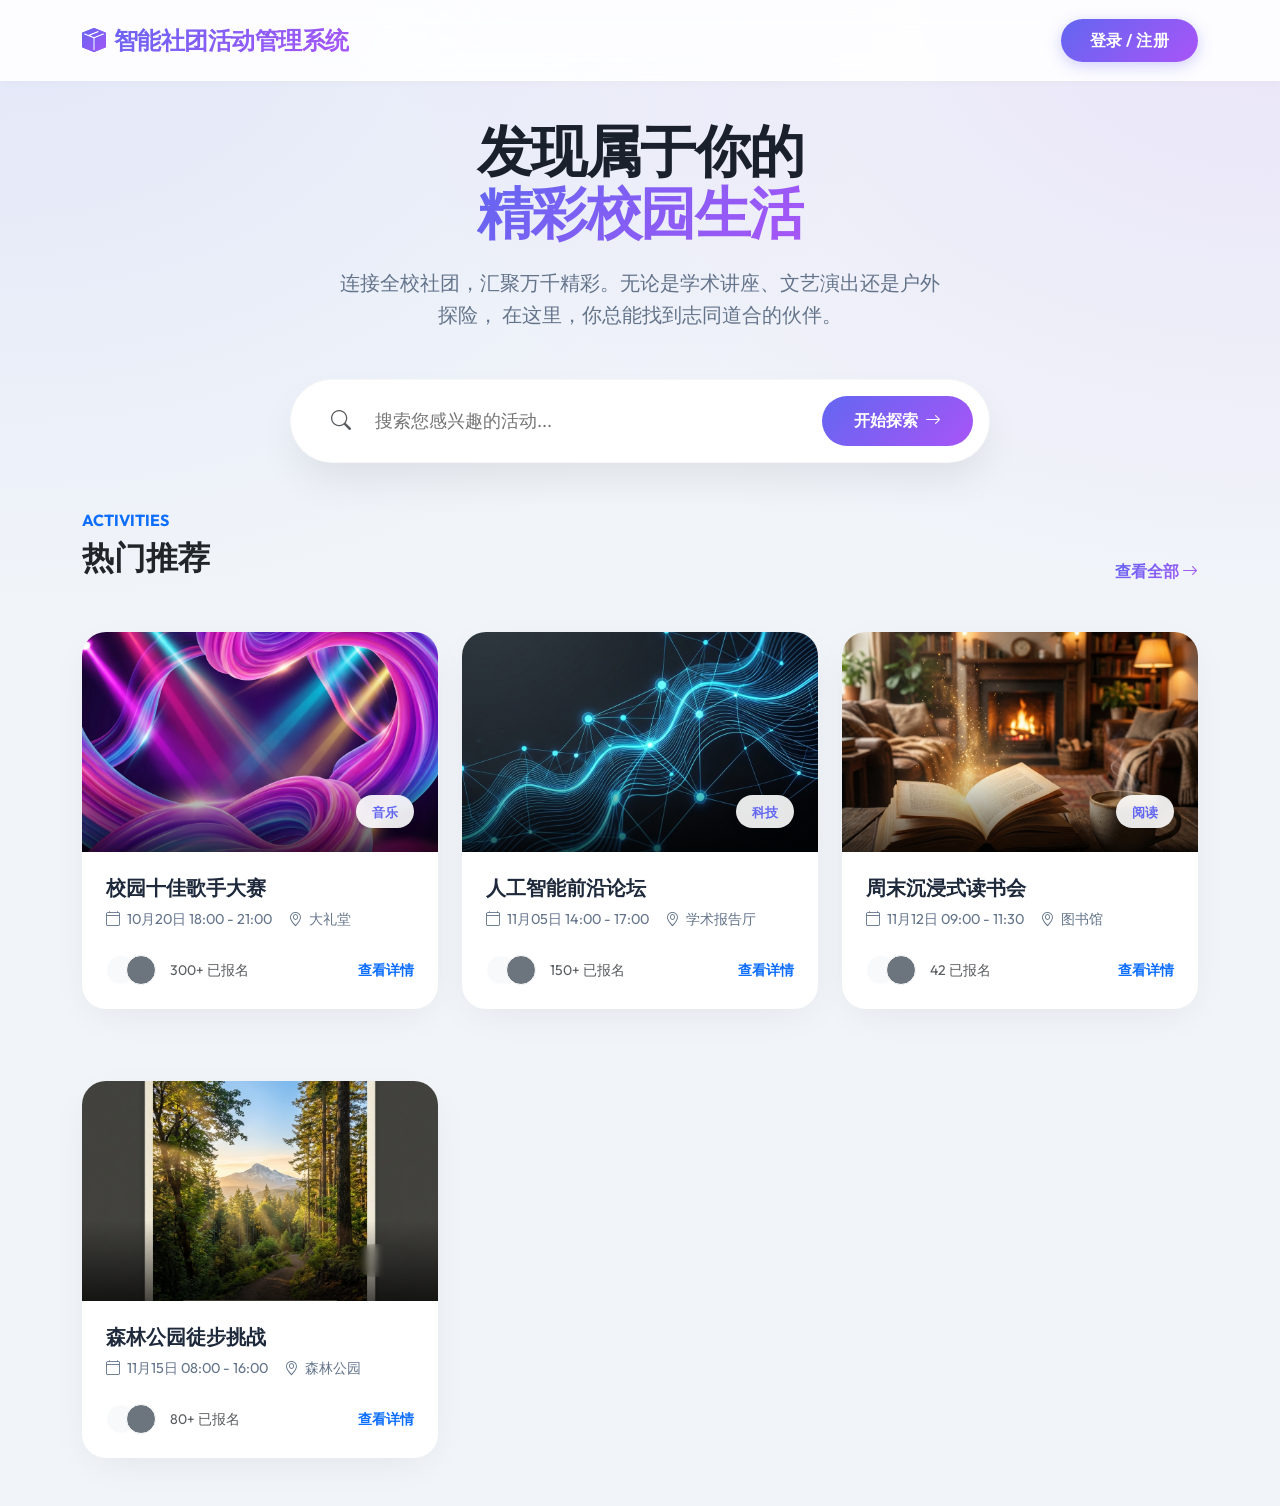
<file: index.html>
<!DOCTYPE html>
<html lang="zh-CN">
<head>
    <meta charset="UTF-8">
    <meta name="viewport" content="width=device-width, initial-scale=1.0">
    <title>首页 - 智能社团活动管理系统</title>
    <link href="https://cdn.jsdelivr.net/npm/bootstrap@5.3.0/dist/css/bootstrap.min.css" rel="stylesheet">
    <link rel="stylesheet" href="https://cdn.jsdelivr.net/npm/bootstrap-icons@1.10.5/font/bootstrap-icons.css">
    <link href="css/style.css" rel="stylesheet">
</head>
<body>

    <!-- Premium Navbar -->
    <nav class="navbar navbar-expand-lg fixed-top">
        <div class="container">
            <a class="navbar-brand" href="index.html">
                <i class="bi bi-box-seam-fill me-2 text-gradient"></i>智能社团活动管理系统
            </a>
            <button class="navbar-toggler border-0" type="button" data-bs-toggle="collapse" data-bs-target="#navbarNav">
                <span class="navbar-toggler-icon"></span>
            </button>
            <div class="collapse navbar-collapse justify-content-end" id="navbarNav">
                <ul class="navbar-nav align-items-center gap-3" id="navAuthSection">
                    <!-- Content will be injected by JS -->
                    <li class="nav-item ms-2">
                        <a class="btn btn-primary-gradient rounded-pill" href="login.html">登录 / 注册</a>
                    </li>
                </ul>
            </div>
        </div>
    </nav>

    <!-- Hero Section -->
    <header class="hero-section">
        <div class="container">
            <h1 class="hero-title">
                发现属于你的 <br>
                <span>精彩校园生活</span>
            </h1>
            <p class="hero-subtitle">
                连接全校社团，汇聚万千精彩。无论是学术讲座、文艺演出还是户外探险，
                在这里，你总能找到志同道合的伙伴。
            </p>

            <!-- Premium Search -->
            <form class="premium-search-container" onsubmit="handleSearch(event)">
                <span class="ps-4 text-muted"><i class="bi bi-search fs-5"></i></span>
                <input type="text" class="premium-search-input" placeholder="搜索您感兴趣的活动...">
                <button type="submit" class="premium-search-btn">
                    开始探索 <i class="bi bi-arrow-right ms-1"></i>
                </button>
            </form>
        </div>
    </header>

    <!-- Main Content -->
    <div class="container pb-5">
        <div class="d-flex justify-content-between align-items-end mb-5">
            <div>
                <h6 class="text-uppercase text-primary fw-bold letter-spacing-2 mb-2">Activities</h6>
                <h2 class="fw-bold fs-2 text-dark">热门推荐</h2>
            </div>
            <a href="#" class="text-decoration-none fw-bold text-gradient">查看全部 <i class="bi bi-arrow-right"></i></a>
        </div>

        <div class="row row-cols-1 row-cols-md-2 row-cols-lg-3 g-4 row-gap-5">
            <!-- Premium Card 1 -->
            <div class="col">
                <a href="activity.html?id=music" class="text-decoration-none">
                    <div class="card-premium">
                        <div class="card-img-wrapper">
                            <img src="images/activity_music.png" alt="Cover">
                            <div class="card-overlay">
                                <span class="card-tag">音乐</span>
                            </div>
                        </div>
                        <div class="card-body">
                            <h3 class="premium-title">校园十佳歌手大赛</h3>
                            <div class="premium-info">
                                <span><i class="bi bi-calendar4 me-1"></i> 10月20日 18:00 - 21:00</span>
                                <span><i class="bi bi-geo-alt me-1"></i> 大礼堂</span>
                            </div>
                            <div class="d-flex align-items-center justify-content-between mt-4">
                                <div class="d-flex align-items-center">
                                    <div class="bg-light rounded-circle p-1 border border-white position-relative" style="width:30px;height:30px; margin-right: -10px;"></div>
                                    <div class="bg-secondary rounded-circle p-1 border border-white position-relative" style="width:30px;height:30px; margin-right: -10px;"></div>
                                    <small class="ms-4 text-muted text-xs">300+ 已报名</small>
                                </div>
                                <span class="text-primary fw-bold small">查看详情</span>
                            </div>
                        </div>
                    </div>
                </a>
            </div>

            <!-- Premium Card 2 -->
            <div class="col">
                <a href="activity.html?id=tech" class="text-decoration-none">
                    <div class="card-premium">
                        <div class="card-img-wrapper">
                            <img src="images/activity_tech.png" alt="Cover">
                            <div class="card-overlay">
                                <span class="card-tag">科技</span>
                            </div>
                        </div>
                        <div class="card-body">
                            <h3 class="premium-title">人工智能前沿论坛</h3>
                            <div class="premium-info">
                                <span><i class="bi bi-calendar4 me-1"></i> 11月05日 14:00 - 17:00</span>
                                <span><i class="bi bi-geo-alt me-1"></i> 学术报告厅</span>
                            </div>
                            <div class="d-flex align-items-center justify-content-between mt-4">
                                <div class="d-flex align-items-center">
                                    <div class="bg-light rounded-circle p-1 border border-white position-relative" style="width:30px;height:30px; margin-right: -10px;"></div>
                                    <div class="bg-secondary rounded-circle p-1 border border-white position-relative" style="width:30px;height:30px; margin-right: -10px;"></div>
                                    <small class="ms-4 text-muted text-xs">150+ 已报名</small>
                                </div>
                                <span class="text-primary fw-bold small">查看详情</span>
                            </div>
                        </div>
                    </div>
                </a>
            </div>

            <!-- Premium Card 3 -->
            <div class="col">
                <a href="activity.html?id=reading" class="text-decoration-none">
                    <div class="card-premium">
                        <div class="card-img-wrapper">
                            <img src="images/activity_reading.png" alt="Cover">
                             <div class="card-overlay">
                                <span class="card-tag">阅读</span>
                            </div>
                        </div>
                        <div class="card-body">
                            <h3 class="premium-title">周末沉浸式读书会</h3>
                            <div class="premium-info">
                                <span><i class="bi bi-calendar4 me-1"></i> 11月12日 09:00 - 11:30</span>
                                <span><i class="bi bi-geo-alt me-1"></i> 图书馆</span>
                            </div>
                            <div class="d-flex align-items-center justify-content-between mt-4">
                                <div class="d-flex align-items-center">
                                    <div class="bg-light rounded-circle p-1 border border-white position-relative" style="width:30px;height:30px; margin-right: -10px;"></div>
                                    <div class="bg-secondary rounded-circle p-1 border border-white position-relative" style="width:30px;height:30px; margin-right: -10px;"></div>
                                    <small class="ms-4 text-muted text-xs">42 已报名</small>
                                </div>
                                <span class="text-primary fw-bold small">查看详情</span>
                            </div>
                        </div>
                    </div>
                </a>
            </div>
             <!-- Premium Card 4 -->
             <div class="col">
                <a href="activity.html?id=outdoor" class="text-decoration-none">
                    <div class="card-premium">
                        <div class="card-img-wrapper">
                            <img src="images/activity_outdoor.png" alt="Cover">
                             <div class="card-overlay">
                                <span class="card-tag">户外</span>
                            </div>
                        </div>
                        <div class="card-body">
                            <h3 class="premium-title">森林公园徒步挑战</h3>
                            <div class="premium-info">
                                <span><i class="bi bi-calendar4 me-1"></i> 11月15日 08:00 - 16:00</span>
                                <span><i class="bi bi-geo-alt me-1"></i> 森林公园</span>
                            </div>
                            <div class="d-flex align-items-center justify-content-between mt-4">
                                <div class="d-flex align-items-center">
                                    <div class="bg-light rounded-circle p-1 border border-white position-relative" style="width:30px;height:30px; margin-right: -10px;"></div>
                                    <div class="bg-secondary rounded-circle p-1 border border-white position-relative" style="width:30px;height:30px; margin-right: -10px;"></div>
                                    <small class="ms-4 text-muted text-xs">80+ 已报名</small>
                                </div>
                                <span class="text-primary fw-bold small">查看详情</span>
                            </div>
                        </div>
                    </div>
                </a>
            </div>
        </div>
    </div>

    <!-- Toast Container -->
    <div class="toast-container" id="toastContainer"></div>

    <script src="https://cdn.jsdelivr.net/npm/bootstrap@5.3.0/dist/js/bootstrap.bundle.min.js"></script>
    <script src="js/app.js"></script>
    <script>
        document.addEventListener('DOMContentLoaded', () => {
            const isLoggedIn = localStorage.getItem('isLoggedIn') === 'true';
            const username = localStorage.getItem('username') || 'Student';
            const navAuthSection = document.getElementById('navAuthSection');

            if (isLoggedIn) {
                navAuthSection.innerHTML = `
                    <div class="dropdown">
                        <a class="d-flex align-items-center text-decoration-none dropdown-toggle text-dark fw-bold" href="#" data-bs-toggle="dropdown">
                            <img src="https://placehold.co/100x100" class="rounded-circle border border-2 border-primary me-2" width="36" height="36" alt="Avatar">
                            <span>${username}</span>
                        </a>
                        <ul class="dropdown-menu dropdown-menu-end border-0 shadow-lg rounded-4 mt-2">
                            <li><a class="dropdown-item py-2" href="profile.html"><i class="bi bi-person me-2 text-muted"></i>个人中心</a></li>
                            <li><hr class="dropdown-divider"></li>
                            <li><a class="dropdown-item py-2 text-danger" href="#" onclick="handleLogout(event)"><i class="bi bi-box-arrow-right me-2"></i>退出登录</a></li>
                        </ul>
                    </div>
                `;
            }
        });

        function handleLogout(e) {
            e.preventDefault();
            localStorage.removeItem('isLoggedIn');
            localStorage.removeItem('username');
            window.location.reload();
        }

        function handleSearch(e) {
            e.preventDefault();
            showToast("正在搜索精彩活动...", "info");
        }
    </script>
</body>
</html>
</file>
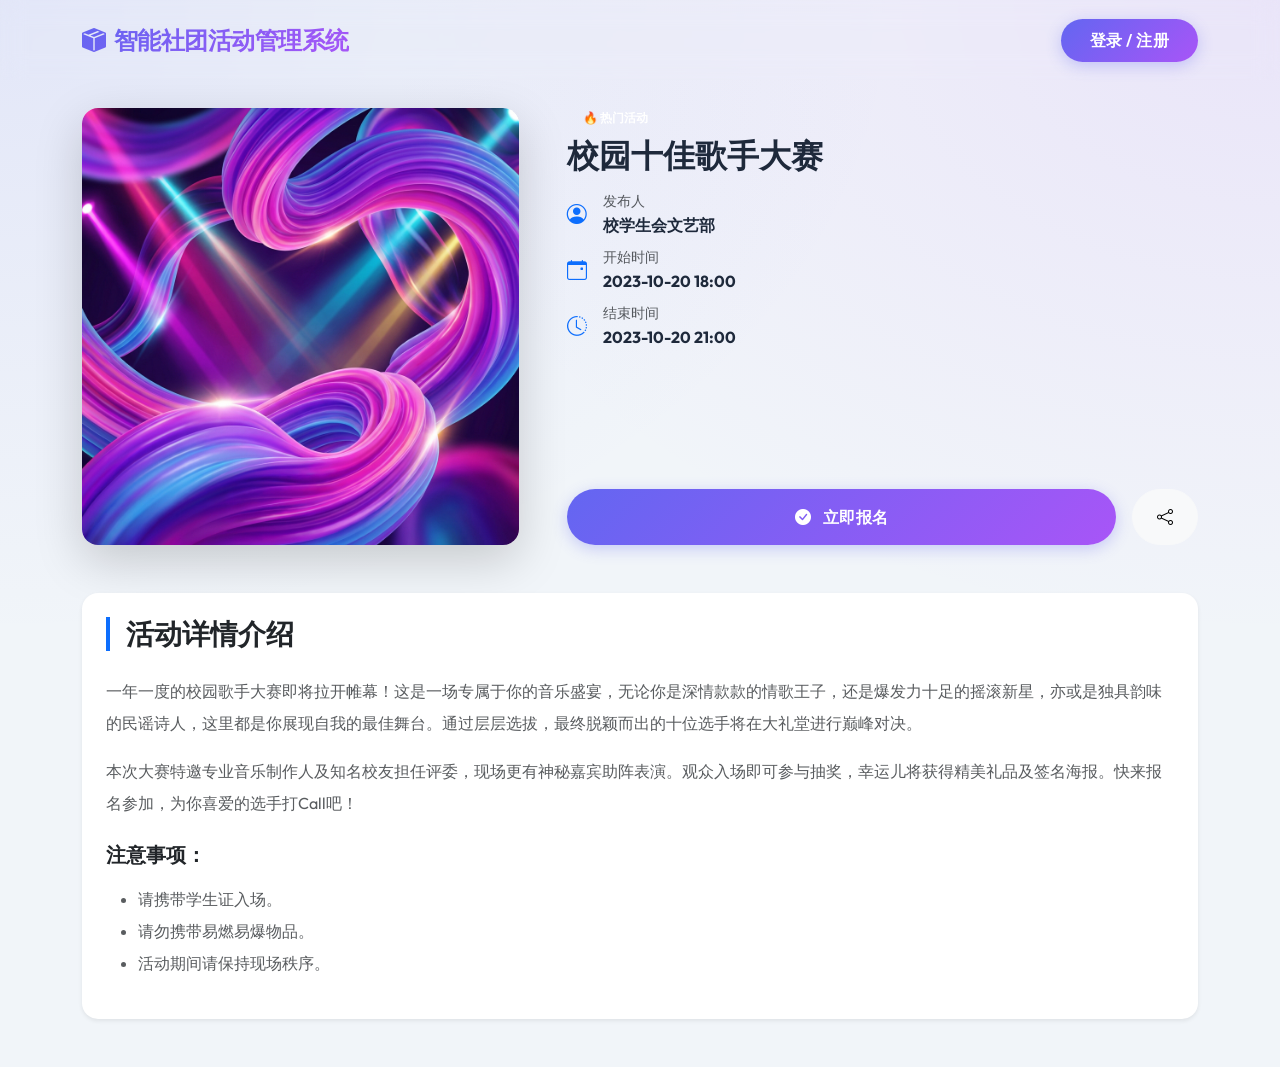
<file: activity.html>
<!DOCTYPE html>
<html lang="zh-CN">
<head>
    <meta charset="UTF-8">
    <meta name="viewport" content="width=device-width, initial-scale=1.0">
    <title>活动详情 - 智能社团活动管理系统</title>
    <link href="https://cdn.jsdelivr.net/npm/bootstrap@5.3.0/dist/css/bootstrap.min.css" rel="stylesheet">
    <link rel="stylesheet" href="https://cdn.jsdelivr.net/npm/bootstrap-icons@1.10.5/font/bootstrap-icons.css">
    <link href="css/style.css" rel="stylesheet">
    <style>
        .immersive-header {
            height: 400px;
            position: relative;
            background: url('images/activity_music.png') center/cover;
            border-bottom-left-radius: 2rem;
            border-bottom-right-radius: 2rem;
            margin-bottom: -100px;
        }
        
        .immersive-header::before {
            content: '';
            position: absolute;
            inset: 0;
            background: linear-gradient(to bottom, rgba(0,0,0,0.3), rgba(0,0,0,0.7));
            border-bottom-left-radius: 2rem;
            border-bottom-right-radius: 2rem;
        }

        .header-content {
            position: relative;
            z-index: 2;
            padding-top: 15rem;
        }

        .booking-card {
            background: white;
            border-radius: 2rem;
            padding: 2rem;
            box-shadow: 0 20px 40px rgba(0,0,0,0.1);
        }
    </style>
</head>
<body>

    <!-- 透明导航栏实现沉浸式效果 -->
    <nav class="navbar navbar-expand-lg fixed-top" style="background: transparent !important; border:none; box-shadow:none;">
        <div class="container">
            <a class="navbar-brand text-white" href="index.html">
                <i class="bi bi-box-seam-fill me-2"></i>智能社团活动管理系统
            </a>
            <div class="collapse navbar-collapse justify-content-end" id="navbarNav">
                <ul class="navbar-nav align-items-center gap-3" id="navAuthSection">
                    <li class="nav-item">
                        <a class="btn btn-primary-gradient rounded-pill" href="login.html">登录 / 注册</a>
                    </li>
                </ul>
            </div>
        </div>
    </nav>

    <!-- 主要内容区域 -->
    <div class="container py-5" style="margin-top: 60px;">
        <!-- 顶部区域：海报和信息 -->
        <div class="row g-5 mb-5">
            <!-- 左侧：海报 -->
            <div class="col-md-5">
                <div class="card border-0 shadow-lg rounded-4 overflow-hidden">
                    <img src="images/activity_music.png" class="img-fluid w-100" alt="活动海报" style="object-fit: cover; height: 100%;">
                </div>
            </div>
            
            <!-- 右侧：信息 -->
            <div class="col-md-7">
                <div class="h-100 d-flex flex-column justify-content-center">
                    <span class="badge bg-primary-gradient w-auto align-self-start mb-2 px-3 py-1 rounded-pill">🔥 热门活动</span>
                    <h1 class="fs-2 fw-bold mb-3" id="activityTitle">校园十佳歌手大赛</h1>
                    
                    <div class="mb-4" id="activityInfo">
                        <div class="d-flex align-items-center mb-2">
                            <i class="bi bi-person-circle fs-5 text-primary me-3"></i>
                            <div>
                                <small class="text-muted d-block small">发布人</small>
                                <span class="fw-bold">校学生会文艺部</span>
                            </div>
                        </div>
                        <div class="d-flex align-items-center mb-2">
                            <i class="bi bi-calendar-event fs-5 text-primary me-3"></i>
                            <div>
                                <small class="text-muted d-block small">开始时间</small>
                                <span class="fw-bold">2023-10-20 18:00</span>
                            </div>
                        </div>
                        <div class="d-flex align-items-center mb-2">
                            <i class="bi bi-clock-history fs-5 text-primary me-3"></i>
                            <div>
                                <small class="text-muted d-block small">结束时间</small>
                                <span class="fw-bold">2023-10-20 21:00</span>
                            </div>
                        </div>
                    </div>

                    <div class="d-flex gap-3 mt-auto">
                        <button class="btn btn-primary-gradient flex-grow-1 rounded-pill py-3 fw-bold" onclick="joinActivity()">
                            <i class="bi bi-check-circle-fill me-2"></i> 立即报名
                        </button>
                        <button class="btn btn-light rounded-pill px-4" onclick="shareActivity()">
                            <i class="bi bi-share"></i>
                        </button>
                    </div>
                </div>
            </div>
        </div>

        <!-- 底部区域：详情 -->
        <div class="row">
            <div class="col-12">
                <div class="card border-0 shadow-sm rounded-4">
                    <div class="card-body p-4">
                        <h3 class="fw-bold mb-4 border-start border-4 border-primary ps-3">活动详情介绍</h3>
                        <div class="text-muted lh-lg">
                            <p>一年一度的校园歌手大赛即将拉开帷幕！这是一场专属于你的音乐盛宴，无论你是深情款款的情歌王子，还是爆发力十足的摇滚新星，亦或是独具韵味的民谣诗人，这里都是你展现自我的最佳舞台。通过层层选拔，最终脱颖而出的十位选手将在大礼堂进行巅峰对决。</p>
                            <p>本次大赛特邀专业音乐制作人及知名校友担任评委，现场更有神秘嘉宾助阵表演。观众入场即可参与抽奖，幸运儿将获得精美礼品及签名海报。快来报名参加，为你喜爱的选手打Call吧！</p>
                            <div class="mt-4">
                                <h5 class="fw-bold text-dark mb-3">注意事项：</h5>
                                <ul>
                                    <li>请携带学生证入场。</li>
                                    <li>请勿携带易燃易爆物品。</li>
                                    <li>活动期间请保持现场秩序。</li>
                                </ul>
                            </div>
                        </div>
                    </div>
                </div>
            </div>
        </div>
    </div>

    <!-- 提示容器 -->
    <div class="toast-container" id="toastContainer"></div>

    <script src="https://cdn.jsdelivr.net/npm/bootstrap@5.3.0/dist/js/bootstrap.bundle.min.js"></script>
    <script src="js/app.js"></script>
    <script>
        document.addEventListener('DOMContentLoaded', () => {
            const params = new URLSearchParams(window.location.search);
            const id = params.get('id') || 'music'; // 默认为音乐活动
            const data = activities[id];

            if (data) {
                // 如需更新标签可在此处修改（可选，暂时保留"热门"标签）
                // document.getElementById('activityTag').innerText = data.tag; 
                
                
                document.getElementById('activityTitle').innerText = data.title;
                document.querySelector('img[alt="Activity Poster"]').src = data.poster;
                
                // 信息区域
                const infoContainer = document.getElementById('activityInfo');
                infoContainer.innerHTML = `
                    <div class="d-flex align-items-center mb-2">
                        <i class="bi bi-person-circle fs-5 text-primary me-3"></i>
                        <div>
                            <small class="text-muted d-block small">发布人</small>
                            <span class="fw-bold">${data.publisher}</span>
                        </div>
                    </div>
                    <div class="d-flex align-items-center mb-2">
                        <i class="bi bi-calendar-event fs-5 text-primary me-3"></i>
                        <div>
                            <small class="text-muted d-block small">日期</small>
                            <span class="fw-bold">${data.date}</span>
                        </div>
                    </div>
                    <div class="d-flex align-items-center mb-2">
                        <i class="bi bi-clock-history fs-5 text-primary me-3"></i>
                        <div>
                            <small class="text-muted d-block small">时间</small>
                            <span class="fw-bold">${data.time}</span>
                        </div>
                    </div>
                     <div class="d-flex align-items-center mb-2">
                        <i class="bi bi-geo-alt fs-5 text-primary me-3"></i>
                        <div>
                            <small class="text-muted d-block small">地点</small>
                            <span class="fw-bold">${data.location}</span>
                        </div>
                    </div>
                `;

                // 活动描述
                document.querySelector('.text-muted.lh-lg').innerHTML = `
                    <p>${data.description}</p>
                    <p>${data.details}</p>
                    <div class="mt-4">
                        <h5 class="fw-bold text-dark mb-3">注意事项：</h5>
                        <ul>
                            <li>请携带学生证入场。</li>
                            <li>请勿携带易燃易爆物品。</li>
                            <li>活动期间请保持现场秩序。</li>
                        </ul>
                    </div>
                `;
            }

            // 导航栏登录状态逻辑
            const isLoggedIn = localStorage.getItem('isLoggedIn') === 'true';
            const username = localStorage.getItem('username') || '学生';
            const navAuthSection = document.getElementById('navAuthSection');

            if (isLoggedIn && navAuthSection) {
                navAuthSection.innerHTML = `
                    <div class="dropdown">
                        <a class="d-flex align-items-center text-decoration-none dropdown-toggle text-white fw-bold" href="#" data-bs-toggle="dropdown">
                            <img src="https://placehold.co/100x100" class="rounded-circle border border-2 border-primary me-2" width="36" height="36" alt="用户头像">
                            <span>${username}</span>
                        </a>
                        <ul class="dropdown-menu dropdown-menu-end border-0 shadow-lg rounded-4 mt-2">
                            <li><a class="dropdown-item py-2" href="profile.html"><i class="bi bi-person me-2 text-muted"></i>个人中心</a></li>
                            <li><hr class="dropdown-divider"></li>
                            <li><a class="dropdown-item py-2 text-danger" href="#" onclick="handleLogout(event)"><i class="bi bi-box-arrow-right me-2"></i>退出登录</a></li>
                        </ul>
                    </div>
                `;
            }
        });

        function handleLogout(e) {
            e.preventDefault();
            localStorage.removeItem('isLoggedIn');
            localStorage.removeItem('username');
            window.location.reload();
        }

        function joinActivity() {
             const params = new URLSearchParams(window.location.search);
             const id = params.get('id') || 'music';
             showToast(`已报名参加：${activities[id].title}`, "success");
        }
        
        function shareActivity() {
            const url = window.location.href;
            if (navigator.clipboard && window.isSecureContext) {
                navigator.clipboard.writeText(url).then(() => {
                    showToast("链接已复制到剪贴板！", "info");
                }).catch(() => {
                    showToast("复制失败，请手动复制链接", "error");
                });
            } else {
                // 非HTTPS或旧版浏览器的备用方案
                const textarea = document.createElement('textarea');
                textarea.value = url;
                textarea.style.position = 'fixed';
                textarea.style.opacity = '0';
                document.body.appendChild(textarea);
                textarea.focus();
                textarea.select();
                try {
                    document.execCommand('copy');
                    showToast("链接已复制到剪贴板！", "info");
                } catch (e) {
                    showToast("复制失败，请手动复制链接", "error");
                }
                document.body.removeChild(textarea);
            }
        }
    </script>
</body>
</html>
</file>
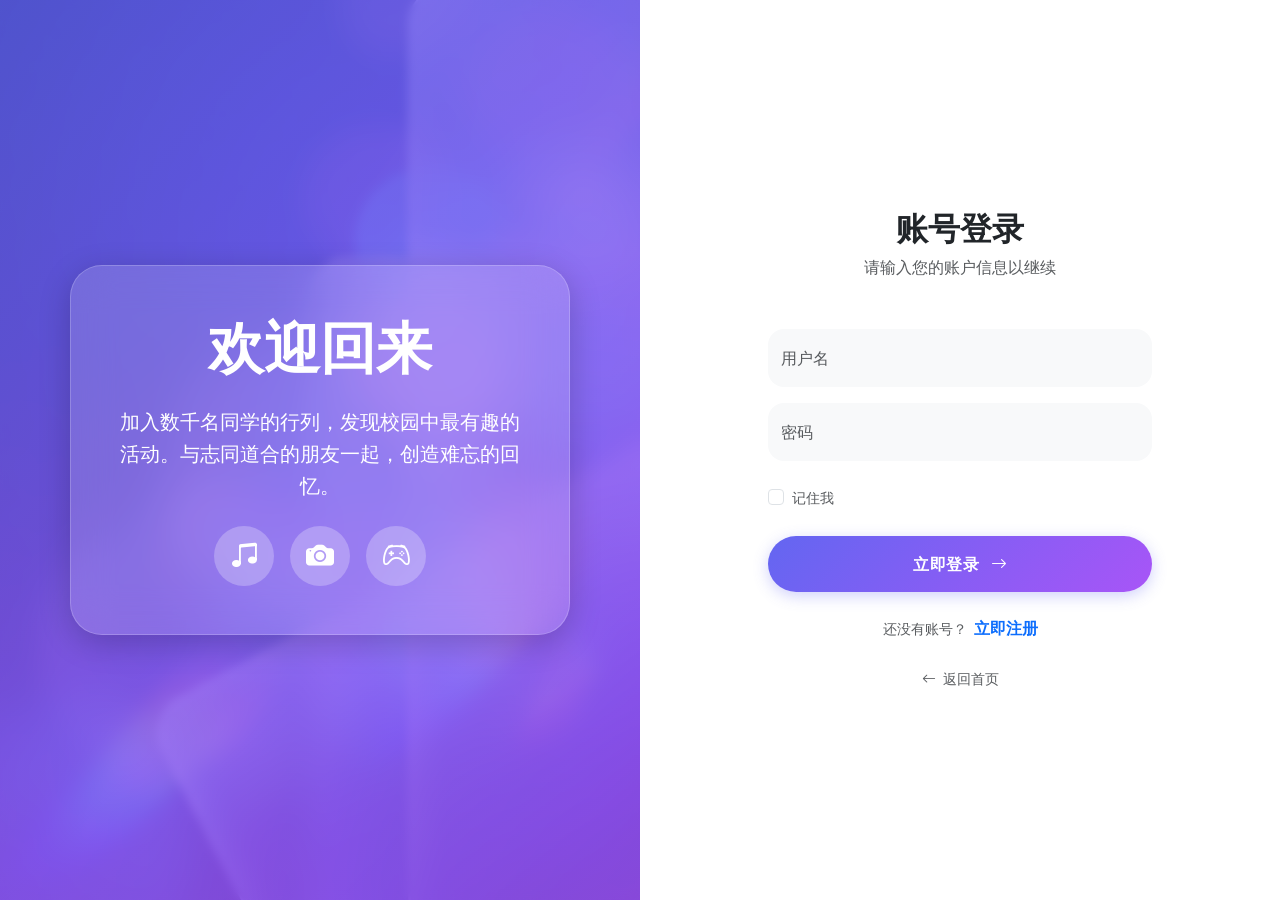
<file: login.html>
<!DOCTYPE html>
<html lang="zh-CN">
<head>
    <meta charset="UTF-8">
    <meta name="viewport" content="width=device-width, initial-scale=1.0">
    <title>登录 - 智能社团活动管理系统</title>
    <link href="https://cdn.jsdelivr.net/npm/bootstrap@5.3.0/dist/css/bootstrap.min.css" rel="stylesheet">
    <link rel="stylesheet" href="https://cdn.jsdelivr.net/npm/bootstrap-icons@1.10.5/font/bootstrap-icons.css">
    <link href="css/style.css" rel="stylesheet">
</head>
<body>

    <div class="container-fluid p-0">
        <div class="auth-premium-layout">
            <!-- 左侧：视觉区域 -->
            <div class="auth-sidebar-premium d-none d-lg-flex">
                <div class="glass-card text-center">
                    <h2 class="display-4 fw-bold mb-4">欢迎回来</h2>
                    <p class="lead mb-4">加入数千名同学的行列，发现校园中最有趣的活动。与志同道合的朋友一起，创造难忘的回忆。</p>
                    <div class="d-flex justify-content-center gap-3">
                        <div class="bg-white bg-opacity-25 rounded-circle circle-icon">
                            <i class="bi bi-music-note-beamed fs-3"></i>
                        </div>
                        <div class="bg-white bg-opacity-25 rounded-circle circle-icon">
                            <i class="bi bi-camera-fill fs-3"></i>
                        </div>
                        <div class="bg-white bg-opacity-25 rounded-circle circle-icon">
                            <i class="bi bi-controller fs-3"></i>
                        </div>
                    </div>
                </div>
            </div>

            <!-- 右侧：表单区域 -->
            <div class="auth-content-container">
                <div class="p-5 w-100 fade-in-up" style="max-width: 480px;">
                    <div class="text-center mb-5">
                        <h3 class="fw-bold fs-2 mb-2 text-dark">账号登录</h3>
                        <p class="text-muted">请输入您的账户信息以继续</p>
                    </div>

                    <form id="loginForm" onsubmit="handleLogin(event)">
                        <div class="form-floating mb-3">
                            <input type="text" class="form-control rounded-4 bg-light border-0" id="username" placeholder="用户名" required>
                            <label for="username" class="text-muted">用户名</label>
                        </div>
                        <div class="form-floating mb-4">
                            <input type="password" class="form-control rounded-4 bg-light border-0" id="password" placeholder="密码" required>
                            <label for="password" class="text-muted">密码</label>
                        </div>
                        
                        <div class="d-flex justify-content-between align-items-center mb-4">
                            <div class="form-check">
                                <input class="form-check-input" type="checkbox" id="rememberMe">
                                <label class="form-check-label small text-muted" for="rememberMe">
                                    记住我
                                </label>
                            </div>
                            
                        </div>

                        <div class="d-grid mb-4">
                            <button type="submit" class="btn btn-primary-gradient py-3 fs-6">
                                立即登录 <i class="bi bi-arrow-right ms-2"></i>
                            </button>
                        </div>
                    </form>

                    <div class="text-center">
                        <span class="text-muted small">还没有账号？</span>
                        <a href="regist.html" class="text-decoration-none fw-bold text-primary ms-1">立即注册</a>
                    </div>
                     <div class="text-center mt-4">
                        <a href="index.html" class="text-decoration-none small text-muted">
                            <i class="bi bi-arrow-left me-1"></i> 返回首页
                        </a>
                    </div>
                </div>
            </div>
        </div>
    </div>

    <!-- 提示容器 -->
    <div class="toast-container" id="toastContainer"></div>

    <script src="https://cdn.jsdelivr.net/npm/bootstrap@5.3.0/dist/js/bootstrap.bundle.min.js"></script>
    <script>
        function showToast(message, type = 'success') {
            const container = document.getElementById('toastContainer');
            const toast = document.createElement('div');
            toast.className = `custom-toast toast-${type}`;
            toast.innerHTML = `
                <i class="bi bi-${type === 'success' ? 'check-circle-fill' : type === 'error' ? 'x-circle-fill' : 'info-circle-fill'} fs-5" 
                   style="color: var(--${type === 'success' ? 'success' : type === 'error' ? 'danger' : 'info'}-color)"></i>
                <span class="toast-message">${message}</span>
            `;
            container.appendChild(toast);
            
            setTimeout(() => {
                toast.style.opacity = '1';
                toast.style.transform = 'translateX(0)';
            }, 10);

            setTimeout(() => {
                toast.style.opacity = '0';
                toast.style.transform = 'translateX(100%)';
                setTimeout(() => toast.remove(), 300);
            }, 3000);
        }

        function handleLogin(event) {
            event.preventDefault();
            localStorage.setItem('isLoggedIn', 'true');
            localStorage.setItem('username', document.getElementById('username').value || '学生');
            showToast('登录成功！正在跳转...', 'success');
            setTimeout(() => {
                window.location.href = 'index.html';
            }, 1000);
        }
    </script>
</body>
</html>
</file>
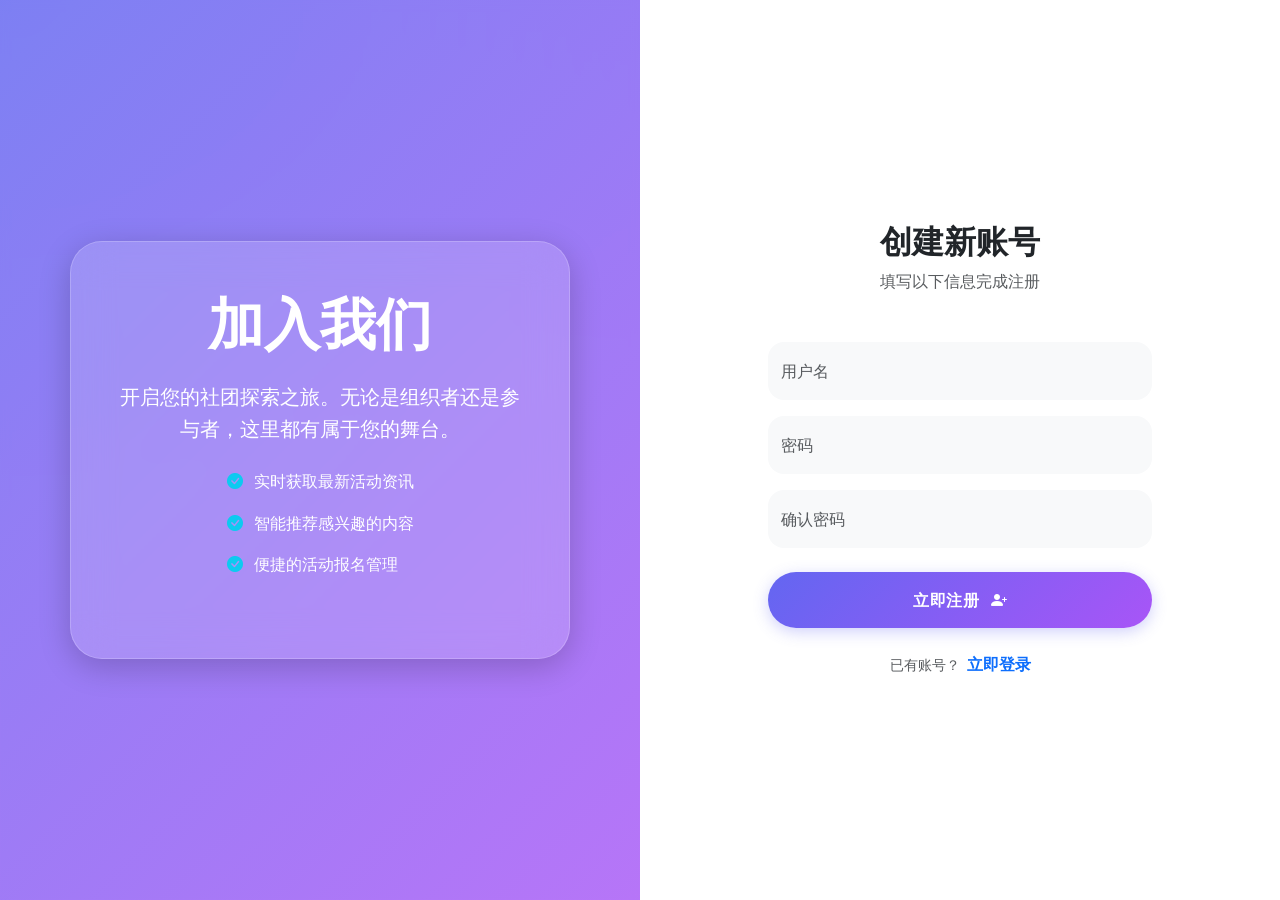
<file: regist.html>
<!DOCTYPE html>
<html lang="zh-CN">
<head>
    <meta charset="UTF-8">
    <meta name="viewport" content="width=device-width, initial-scale=1.0">
    <title>注册 - 智能社团活动管理系统</title>
    <link href="https://cdn.jsdelivr.net/npm/bootstrap@5.3.0/dist/css/bootstrap.min.css" rel="stylesheet">
    <link rel="stylesheet" href="https://cdn.jsdelivr.net/npm/bootstrap-icons@1.10.5/font/bootstrap-icons.css">
    <link href="css/style.css" rel="stylesheet">
</head>
<body>

    <div class="container-fluid p-0">
        <div class="auth-premium-layout">
            <!-- 左侧：视觉区域（注册页不同背景） -->
            <div class="auth-sidebar-premium d-none d-lg-flex" style="background-image: url('https://placehold.co/800x1200/db2777/ffffff?text=Community');">
                <div class="glass-card text-center">
                    <h2 class="display-4 fw-bold mb-4">加入我们</h2>
                    <p class="lead mb-4">开启您的社团探索之旅。无论是组织者还是参与者，这里都有属于您的舞台。</p>
                    <ul class="list-unstyled text-start d-inline-block mx-auto">
                        <li class="mb-3"><i class="bi bi-check-circle-fill text-info me-2"></i> 实时获取最新活动资讯</li>
                        <li class="mb-3"><i class="bi bi-check-circle-fill text-info me-2"></i> 智能推荐感兴趣的内容</li>
                        <li class="mb-3"><i class="bi bi-check-circle-fill text-info me-2"></i> 便捷的活动报名管理</li>
                    </ul>
                </div>
            </div>

            <!-- 右侧：表单区域 -->
            <div class="auth-content-container">
                <div class="p-5 w-100 fade-in-up" style="max-width: 480px;">
                    <div class="text-center mb-5">
                        <h3 class="fw-bold fs-2 mb-2 text-dark">创建新账号</h3>
                        <p class="text-muted">填写以下信息完成注册</p>
                    </div>

                    <form id="registForm" onsubmit="handleRegist(event)">
                        <div class="form-floating mb-3">
                            <input type="text" class="form-control rounded-4 bg-light border-0" id="username" placeholder="用户名" required>
                            <label for="username" class="text-muted">用户名</label>
                        </div>
                        <div class="form-floating mb-3">
                            <input type="password" class="form-control rounded-4 bg-light border-0" id="password" placeholder="密码" required>
                            <label for="password" class="text-muted">密码</label>
                        </div>
                        <div class="form-floating mb-4">
                            <input type="password" class="form-control rounded-4 bg-light border-0" id="confirmInfo" placeholder="确认密码" required>
                            <label for="confirmInfo" class="text-muted">确认密码</label>
                        </div>

                        <div class="d-grid mb-4">
                            <button type="submit" class="btn btn-primary-gradient py-3 fs-6">
                                立即注册 <i class="bi bi-person-plus-fill ms-2"></i>
                            </button>
                        </div>
                    </form>

                    <div class="text-center">
                        <span class="text-muted small">已有账号？</span>
                        <a href="login.html" class="text-decoration-none fw-bold text-primary ms-1">立即登录</a>
                    </div>
                </div>
            </div>
        </div>
    </div>

    <!-- 提示容器 -->
    <div class="toast-container" id="toastContainer"></div>

    <script src="https://cdn.jsdelivr.net/npm/bootstrap@5.3.0/dist/js/bootstrap.bundle.min.js"></script>
    <script>
        function showToast(message, type = 'success') {
            const container = document.getElementById('toastContainer');
            const toast = document.createElement('div');
            toast.className = `custom-toast toast-${type}`;
            toast.innerHTML = `
                <i class="bi bi-${type === 'success' ? 'check-circle-fill' : type === 'error' ? 'x-circle-fill' : 'info-circle-fill'} fs-5" 
                   style="color: var(--${type === 'success' ? 'success' : type === 'error' ? 'danger' : 'info'}-color)"></i>
                <span class="toast-message">${message}</span>
            `;
            container.appendChild(toast);
            
            setTimeout(() => {
                toast.style.opacity = '1';
                toast.style.transform = 'translateX(0)';
            }, 10);

            setTimeout(() => {
                toast.style.opacity = '0';
                toast.style.transform = 'translateX(100%)';
                setTimeout(() => toast.remove(), 300);
            }, 3000);
        }

        function handleRegist(event) {
            event.preventDefault();
            const p1 = document.getElementById('password').value;
            const p2 = document.getElementById('confirmInfo').value;

            if(p1 !== p2) {
                showToast('两次输入的密码不一致', 'error');
                return;
            }

            showToast('注册成功！', 'success');
            setTimeout(() => {
                window.location.href = 'login.html';
            }, 1500);
        }
    </script>
</body>
</html>
</file>
<file: css/style.css>
/* Smart Club Premium Design System */

@import url('https://fonts.googleapis.com/css2?family=Outfit:wght@300;400;500;600;700&display=swap');

:root {
    /* Premium Brand Colors */
    --primary-gradient: linear-gradient(135deg, #6366f1 0%, #a855f7 100%);
    --secondary-gradient: linear-gradient(135deg, #3b82f6 0%, #2dd4bf 100%);
    --accent-gradient: linear-gradient(135deg, #f43f5e 0%, #fb923c 100%);
    
    /* Solid Colors */
    --primary-color: #6366f1;
    --text-dark: #1e293b;
    --text-muted: #64748b;
    --bg-light: #f8fafc;
    --white: #ffffff;
    
    /* Effects */
    --glass-bg: rgba(255, 255, 255, 0.85);
    --glass-border: 1px solid rgba(255, 255, 255, 0.5);
    --glass-shadow: 0 8px 32px 0 rgba(31, 38, 135, 0.1);
    --card-shadow: 0 10px 40px -10px rgba(0,0,0,0.08);
    --card-hover-shadow: 0 20px 50px -10px rgba(0,0,0,0.12);
    
    --radius-lg: 1.5rem;
    --radius-md: 1rem;
    --radius-sm: 0.5rem;
}

body {
    font-family: 'Outfit', sans-serif;
    color: var(--text-dark);
    background-color: #f1f5f9;
    background-image: 
        radial-gradient(at 0% 0%, rgba(99, 102, 241, 0.1) 0px, transparent 50%),
        radial-gradient(at 100% 0%, rgba(168, 85, 247, 0.1) 0px, transparent 50%);
    background-attachment: fixed;
    line-height: 1.6;
}

/* Glassmorphic Navbar */
.navbar {
    background: rgba(255, 255, 255, 0.9) !important;
    backdrop-filter: blur(12px);
    -webkit-backdrop-filter: blur(12px);
    border-bottom: 1px solid rgba(255, 255, 255, 0.3);
    box-shadow: 0 4px 6px -1px rgba(0, 0, 0, 0.02);
    padding-top: 1rem;
    padding-bottom: 1rem;
}

.navbar-brand {
    font-weight: 800;
    font-size: 1.5rem;
    background: var(--primary-gradient);
    -webkit-background-clip: text;
    -webkit-text-fill-color: transparent;
    letter-spacing: -0.5px;
}

.nav-link {
    font-weight: 500;
    color: var(--text-dark) !important;
    padding: 0.5rem 1.2rem !important;
    border-radius: 2rem;
    transition: all 0.3s ease;
}

.nav-link:hover {
    background-color: rgba(99, 102, 241, 0.1);
    color: var(--primary-color) !important;
}

.btn-primary-gradient {
    background: var(--primary-gradient);
    color: white !important;
    border: none;
    border-radius: 2rem;
    padding: 0.6rem 1.8rem;
    font-weight: 600;
    letter-spacing: 0.5px;
    box-shadow: 0 4px 15px rgba(99, 102, 241, 0.3);
    transition: all 0.3s ease;
}

.btn-primary-gradient:hover {
    transform: translateY(-2px);
    box-shadow: 0 8px 25px rgba(99, 102, 241, 0.4);
    color: white;
}

/* Hero Section */
.hero-section {
    padding: 5rem 0 3rem;
    text-align: center;
}

.hero-title {
    margin-top: 40px;
    font-weight: 800;
    font-size: 3.5rem;
    line-height: 1.1;
    margin-bottom: 1.5rem;
    letter-spacing: -1.5px;
    color: #1a202c;
}

.hero-title span {
    background: var(--primary-gradient);
    -webkit-background-clip: text;
    -webkit-text-fill-color: transparent;
}

.hero-subtitle {
    font-size: 1.25rem;
    color: var(--text-muted);
    max-width: 600px;
    margin: 0 auto 3rem;
    font-weight: 400;
}

/* Premium Search Bar */
.premium-search-container {
    background: white;
    padding: 1rem;
    border-radius: 100px;
    box-shadow: 0 20px 40px -5px rgba(0,0,0,0.08); /* Soft Large Shadow */
    display: flex;
    align-items: center;
    max-width: 700px;
    margin: 0 auto;
    border: 1px solid rgba(0,0,0,0.03);
    transition: transform 0.3s ease;
}

.premium-search-container:focus-within {
    transform: scale(1.02);
    box-shadow: 0 25px 50px -5px rgba(99, 102, 241, 0.15);
}

.premium-search-input {
    border: none;
    outline: none;
    flex: 1;
    padding: 0.5rem 1.5rem;
    font-size: 1.1rem;
    color: var(--text-dark);
}

.premium-search-btn {
    background: var(--primary-gradient);
    color: white;
    border: none;
    border-radius: 50px;
    padding: 0.75rem 2rem;
    font-weight: 600;
    cursor: pointer;
    transition: all 0.3s ease;
}

.premium-search-btn:hover {
    filter: brightness(1.1);
    transform: translateX(3px);
}

/* Premium Cards */
.card-premium {
    background: white;
    border: none;
    border-radius: var(--radius-lg);
    box-shadow: var(--card-shadow);
    transition: all 0.4s cubic-bezier(0.175, 0.885, 0.32, 1.275);
    overflow: hidden;
    height: 100%;
}

.card-premium:hover {
    transform: translateY(-10px);
    box-shadow: var(--card-hover-shadow);
}

.card-img-wrapper {
    position: relative;
    overflow: hidden;
    height: 220px;
}

.card-img-wrapper img {
    width: 100%;
    height: 100%;
    object-fit: cover;
    transition: transform 0.6s ease;
}

.card-premium:hover .card-img-wrapper img {
    transform: scale(1.1);
}

.card-overlay {
    position: absolute;
    bottom: 0;
    left: 0;
    right: 0;
    background: linear-gradient(to top, rgba(0,0,0,0.7), transparent);
    padding: 1.5rem;
    display: flex;
    justify-content: flex-end;
}

.card-body {
    padding: 1.5rem;
}

.card-tag {
    background: rgba(255,255,255,0.9);
    backdrop-filter: blur(4px);
    padding: 0.4rem 1rem;
    border-radius: 20px;
    font-size: 0.8rem;
    font-weight: 600;
    color: var(--primary-color);
    box-shadow: 0 4px 10px rgba(0,0,0,0.1);
}

.premium-title {
    font-weight: 700;
    font-size: 1.25rem;
    margin-bottom: 0.5rem;
    color: var(--text-dark);
}

.premium-info {
    font-size: 0.9rem;
    color: var(--text-muted);
    display: flex;
    align-items: center;
    gap: 1rem;
    margin-bottom: 1rem;
}

/* Auth Pages - Premium Split */
.auth-premium-layout {
    display: flex;
    min-height: 100vh;
}

.auth-sidebar-premium {
    flex: 1;
    background: url('../images/auth_bg.png') center/cover;
    position: relative;
    display: flex;
    align-items: center;
    justify-content: center;
}

.auth-sidebar-premium::after {
    content: '';
    position: absolute;
    inset: 0;
    background: linear-gradient(135deg, rgba(99, 102, 241, 0.8), rgba(168, 85, 247, 0.8));
    backdrop-filter: blur(5px);
}

.auth-content-container {
    flex: 1;
    display: flex;
    align-items: center;
    justify-content: center;
    background: white;
}

.glass-card {
    background: rgba(255, 255, 255, 0.15);
    backdrop-filter: blur(20px);
    -webkit-backdrop-filter: blur(20px);
    border: 1px solid rgba(255, 255, 255, 0.2);
    box-shadow: 0 8px 32px 0 rgba(0, 0, 0, 0.2);
    padding: 3rem;
    border-radius: 2rem;
    max-width: 500px;
    width: 90%;
    color: white; /* If on dark bg */
    z-index: 10;
}

/* Dashboard UI */
.dashboard-container {
    display: flex;
    min-height: calc(100vh - 80px);
    margin-top: 1rem;
}

.modern-sidebar {
    width: 280px;
    background: white;
    border-radius: var(--radius-lg);
    margin: 1rem;
    padding: 2rem 1rem;
    box-shadow: var(--card-shadow);
    height: fit-content;
}

.nav-pills-modern .nav-link {
    border-radius: var(--radius-md);
    margin-bottom: 0.5rem;
    color: var(--text-muted) !important;
    font-weight: 500;
    padding: 1rem 1.5rem !important;
    transition: all 0.2s;
}

.nav-pills-modern .nav-link:hover {
    background: var(--bg-light);
    color: var(--primary-color) !important;
    transform: translateX(5px);
}

.nav-pills-modern .nav-link.active {
    background: var(--primary-gradient);
    color: white !important;
    box-shadow: 0 5px 15px rgba(99, 102, 241, 0.3);
}

.dashboard-content {
    flex: 1;
    padding: 1rem;
}

.content-card {
    background: white;
    border-radius: var(--radius-lg);
    padding: 2.5rem;
    box-shadow: var(--card-shadow);
}

/* Custom Toast */
.toast-container {
    position: fixed;
    top: 24px;
    right: 24px;
    z-index: 9999;
}

.custom-toast {
    background: white;
    padding: 1rem 1.5rem;
    border-radius: 1rem;
    box-shadow: 0 10px 40px rgba(0,0,0,0.15);
    display: flex;
    align-items: center;
    gap: 1rem;
    margin-bottom: 1rem;
    border-left: 5px solid;
    animation: slideIn 0.3s cubic-bezier(0.16, 1, 0.3, 1);
    min-width: 320px;
}

.toast-success { border-color: #10b981; }
.toast-info { border-color: #3b82f6; }
.toast-error { border-color: #ef4444; }

.toast-message {
    font-weight: 600;
    font-size: 0.95rem;
}

@keyframes slideIn {
    from { transform: translateX(100%); opacity: 0; }
    to { transform: translateX(0); opacity: 1; }
}

/* Avatar Stack - Responsive overlapping avatars */
.avatar-group {
    display: flex;
    align-items: center;
}

.avatar-stack {
    width: 30px;
    height: 30px;
    margin-right: -8px;
    position: relative;
    z-index: 1;
    flex-shrink: 0;
}

.avatar-stack:last-of-type {
    margin-right: 0;
}

@media (max-width: 576px) {
    .avatar-stack {
        width: 24px;
        height: 24px;
        margin-right: -6px;
    }
}

/* Utilities */
.text-gradient {
    background: var(--primary-gradient);
    -webkit-background-clip: text;
    -webkit-text-fill-color: transparent;
}

/* Animations */
@keyframes fadeInUp {
    from {
        opacity: 0;
        transform: translate3d(0, 20px, 0);
    }
    to {
        opacity: 1;
        transform: translate3d(0, 0, 0);
    }
}

.fade-in-up {
    animation: fadeInUp 0.6s cubic-bezier(0.16, 1, 0.3, 1) forwards;
}

.circle-icon {
    width: 60px;
    height: 60px;
    display: flex;
    align-items: center;
    justify-content: center;
}
</file>
